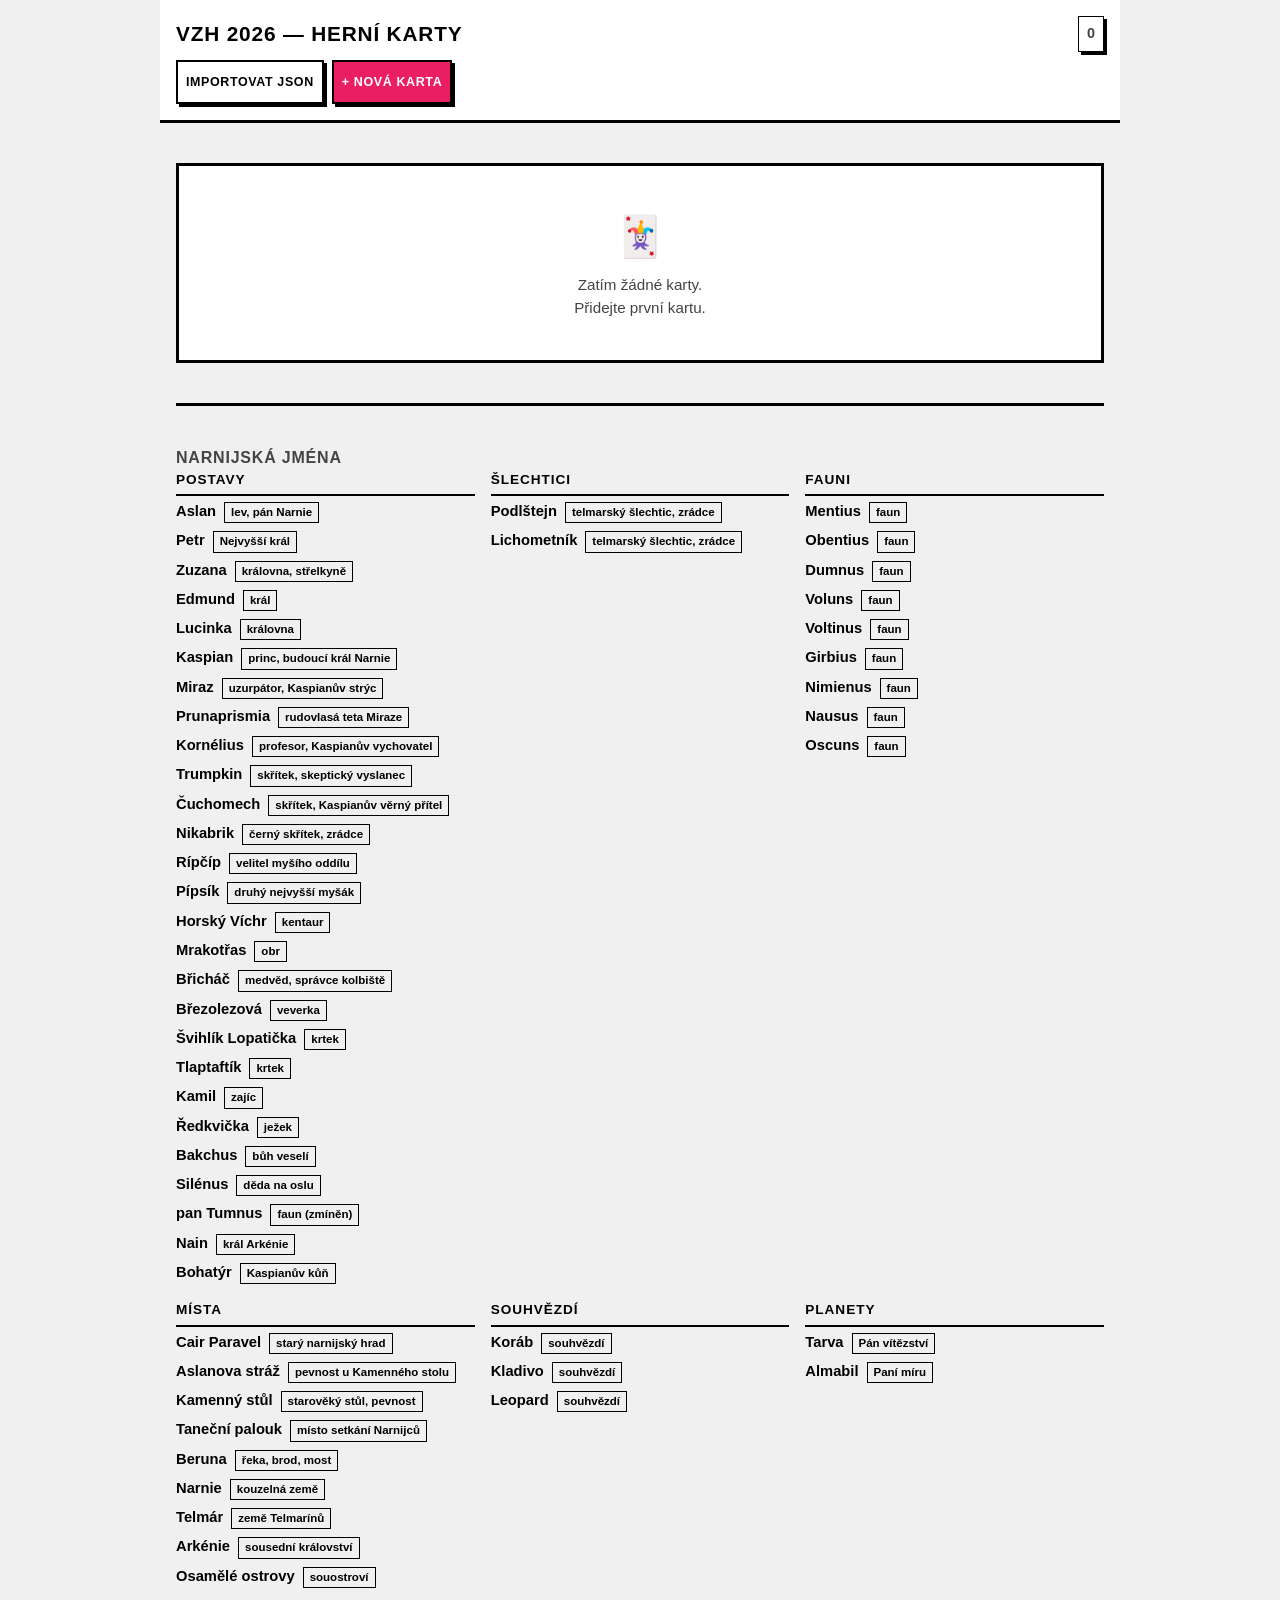
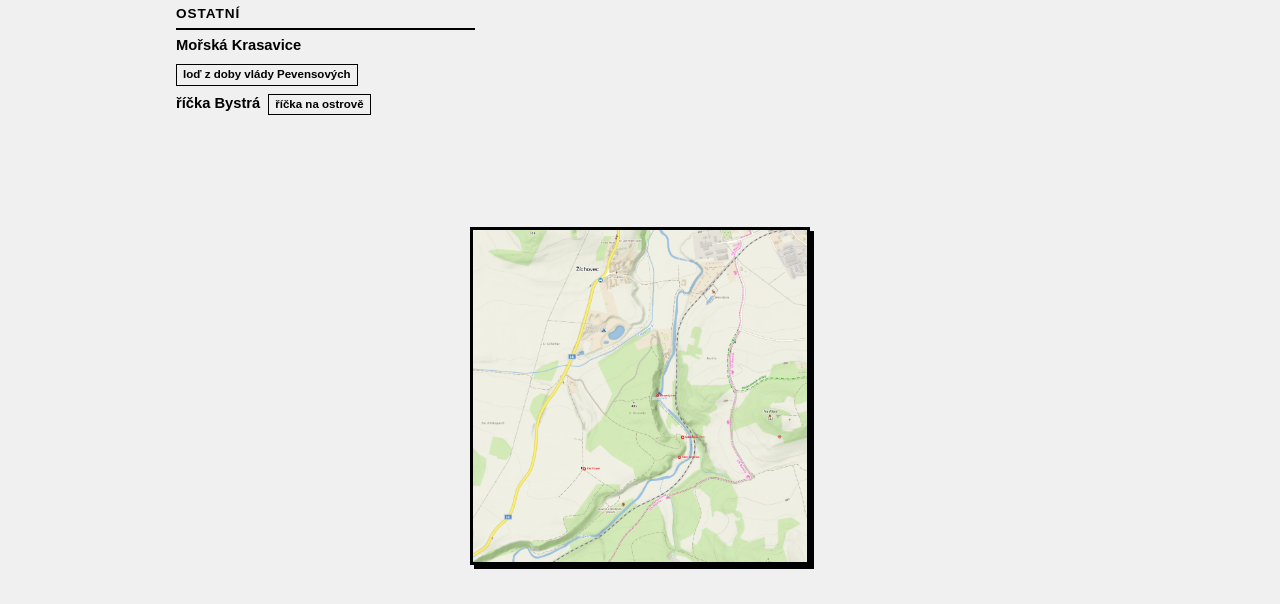
<file: index.html>
<!DOCTYPE html>
<html lang="cs">
<head>
  <meta charset="UTF-8" />
  <meta name="viewport" content="width=device-width, initial-scale=1.0, viewport-fit=cover" />
  <title>VZH 2026 — Herní karty</title>
  <link rel="stylesheet" href="theme-4-tucny.css" />
  <style>
    textarea.form-input {
      resize: none;
      overflow: hidden;
      field-sizing: content;
      line-height: 1.5;
      vertical-align: top;
    }
    #mapa-dialog[open] { display: flex; flex-direction: column; }
  </style>
</head>
<body>
  <div id="app"></div>

  <dialog id="confirm-dialog">
    <div class="dialog-content">
      <p id="dialog-message"></p>
      <div class="dialog-actions">
        <button class="btn btn-ghost" data-action="cancel-delete">Zrušit</button>
        <button class="btn btn-danger" data-action="confirm-delete">Smazat</button>
      </div>
    </div>
  </dialog>

  <dialog id="import-dialog">
    <div class="dialog-content">
      <p id="import-dialog-message"></p>
      <div class="dialog-actions">
        <button class="btn btn-ghost" data-action="cancel-import">Zrušit</button>
        <button class="btn btn-ghost" data-action="additive-import">Přidat</button>
        <button class="btn btn-danger" data-action="replace-import">Nahradit</button>
      </div>
    </div>
  </dialog>

  <script src="app.js"></script>

  <div style="margin-top:2rem;padding:0 1rem 2rem;text-align:center;">
    <img id="mapa-thumb" src="MapaTaboriste.png" alt="Mapa tábořiště"
      style="max-width:340px;width:100%;cursor:zoom-in;border:3px solid #000;box-shadow:4px 4px 0 #000;display:inline-block;" />
  </div>

  <dialog id="mapa-dialog" style="padding:0;border:3px solid #000;box-shadow:8px 8px 0 #000;background:#fff;max-width:95vw;max-height:95vh;">
    <div style="display:flex;align-items:center;gap:0.5rem;padding:0.5rem;border-bottom:3px solid #000;background:#fff;flex-shrink:0;">
      <button id="mapa-zoom-out" style="font-size:1.2rem;font-weight:900;width:2.75rem;height:2.75rem;border:2px solid #000;background:#fff;cursor:pointer;line-height:1;">−</button>
      <span id="mapa-zoom-label" style="font-weight:900;min-width:3rem;text-align:center;font-size:0.85rem;">100%</span>
      <button id="mapa-zoom-in"  style="font-size:1.2rem;font-weight:900;width:2.75rem;height:2.75rem;border:2px solid #000;background:#fff;cursor:pointer;line-height:1;">+</button>
      <span style="flex:1"></span>
      <button id="mapa-close" style="font-size:1rem;font-weight:900;width:2.75rem;height:2.75rem;border:2px solid #000;background:#fff;cursor:pointer;line-height:1;">✕</button>
    </div>
    <div id="mapa-scroll" style="overflow:auto;flex:1;display:flex;align-items:flex-start;justify-content:flex-start;">
      <img id="mapa-full" src="MapaTaboriste.png" alt="Mapa tábořiště" style="display:block;transform-origin:top left;" />
    </div>
  </dialog>

  <script>
    const thumb      = document.getElementById('mapa-thumb');
    const dialog     = document.getElementById('mapa-dialog');
    const img        = document.getElementById('mapa-full');
    const scroll     = document.getElementById('mapa-scroll');
    const label      = document.getElementById('mapa-zoom-label');
    const STEPS      = [25, 33, 50, 67, 75, 100, 125, 150, 200, 300, 400];
    let zoomIdx      = 5; // 100%

    function applyZoom() {
      const pct = STEPS[zoomIdx];
      img.style.width = pct + 'vw';
      img.style.height = 'auto';
      label.textContent = pct + '%';
    }

    thumb.addEventListener('click', () => { zoomIdx = 5; applyZoom(); dialog.showModal(); });
    document.getElementById('mapa-close').addEventListener('click', e => { e.stopPropagation(); dialog.close(); });
    document.getElementById('mapa-zoom-in').addEventListener('click',  e => { e.stopPropagation(); zoomIdx = Math.min(zoomIdx + 1, STEPS.length - 1); applyZoom(); });
    document.getElementById('mapa-zoom-out').addEventListener('click', e => { e.stopPropagation(); zoomIdx = Math.max(zoomIdx - 1, 0); applyZoom(); });
    dialog.addEventListener('click', e => { if (e.target === dialog) dialog.close(); });
  </script>
  <input type="file" id="import-file-input" accept=".json,application/json" style="display:none">
</body>
</html>
</file>
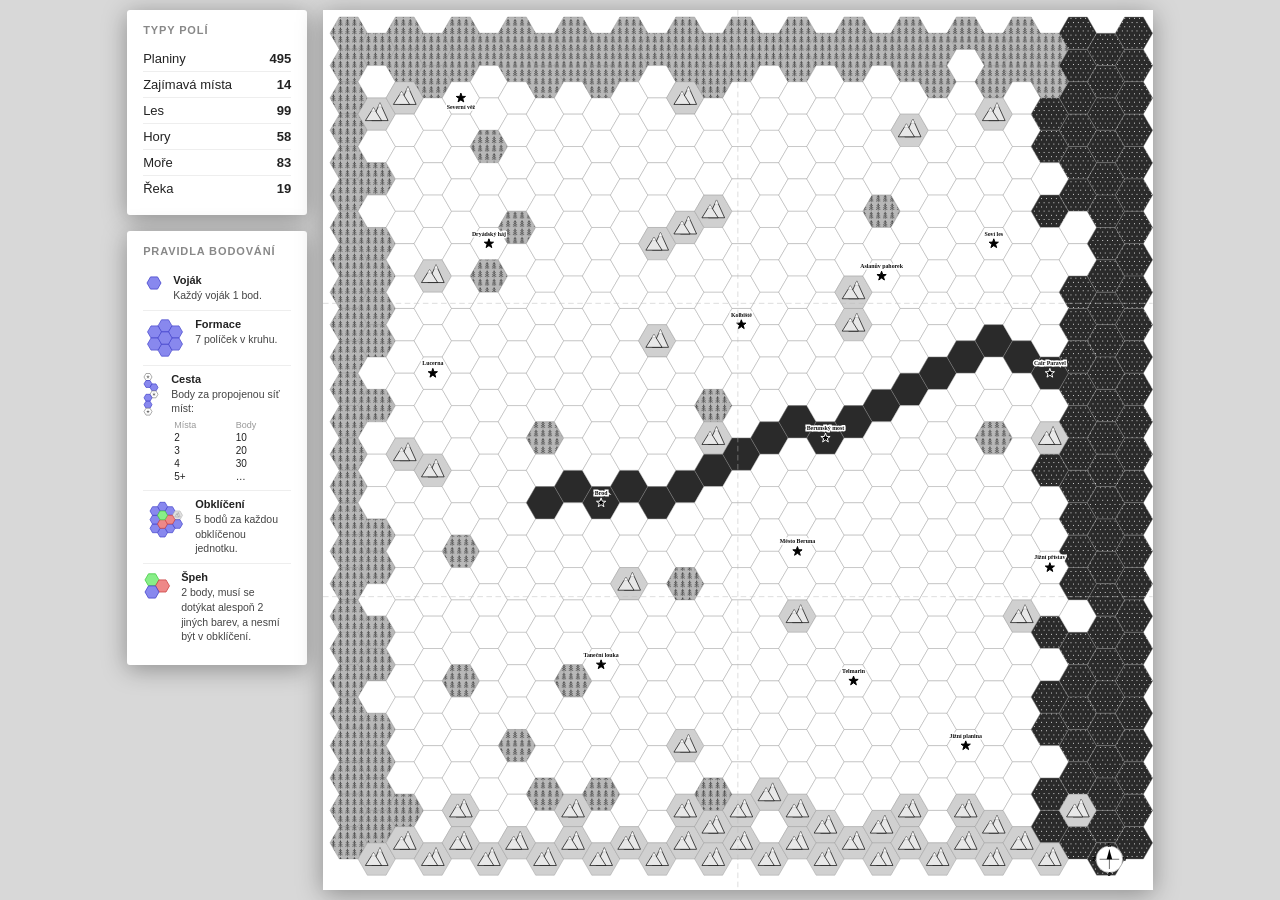
<file: beruna_map/index.html>
<!DOCTYPE html>
<html lang="cs">
<head>
<meta charset="UTF-8">
<title>Bitva u Beruny</title>
<style>
  * { margin: 0; padding: 0; box-sizing: border-box; }
  body {
    background: #d8d8d8;
    display: flex;
    flex-direction: row;
    justify-content: center;
    align-items: center;
    min-height: 100vh;
    padding: 10px;
    gap: 16px;
  }
  #sidebar {
    display: flex;
    flex-direction: column;
    gap: 16px;
    align-self: flex-start;
  }
  #panel {
    width: 180px;
    min-width: 180px;
    background: white;
    box-shadow: 0 4px 24px rgba(0,0,0,0.35);
    padding: 14px 16px;
    border-radius: 3px;
    font-family: sans-serif;
    font-size: 13px;
    color: #222;
  }
  #panel h2, #rules-panel h2, #sea-panel h2 {
    font-size: 11px;
    font-weight: bold;
    letter-spacing: 0.08em;
    text-transform: uppercase;
    color: #888;
    margin-bottom: 10px;
  }
  #tile-counts { width: 100%; border-collapse: collapse; }
  #tile-counts td { padding: 5px 0; }
  #tile-counts tr + tr td { border-top: 1px solid #eee; }
  #tile-counts td:last-child { text-align: right; font-weight: bold; }
  #rules-panel {
    width: 180px;
    min-width: 180px;
    background: white;
    box-shadow: 0 4px 24px rgba(0,0,0,0.35);
    padding: 14px 16px;
    border-radius: 3px;
    font-family: sans-serif;
    font-size: 12px;
    color: #222;
  }
  .rule { display: flex; align-items: flex-start; gap: 8px; padding: 7px 0; }
  .rule + .rule { border-top: 1px solid #eee; }
  .rule svg { flex-shrink: 0; }
  .rule-text strong { display: block; font-size: 11px; margin-bottom: 2px; }
  .rule-text p { margin: 0; font-size: 10.5px; line-height: 1.4; color: #444; }
  .rule-table { width: 100%; border-collapse: collapse; font-size: 10px; margin-top: 3px; }
  .rule-table td { padding: 1px 3px; }
  .rule-table tr:first-child td { color: #999; font-size: 9px; }
  #map-wrapper { background: white; box-shadow: 0 4px 24px rgba(0,0,0,0.35); display: inline-block; }
  #map {
    display: block;
    width: min(calc(100vw - 226px), calc((100vh - 20px) * 594 / 630));
    height: auto;
  }
  .rule svg { display: block; overflow: hidden; }
  @media print {
    #sidebar { display: none; }
    body { background: white; padding: 0; display: block; min-height: unset; }
    #map-wrapper { box-shadow: none; margin: 0; }
    @page { size: A4 landscape; margin: 0; }
    #map { display: block; width: 594mm !important; height: 630mm !important; }
  }
</style>
</head>
<body>
<div id="sidebar">
  <div id="panel">
    <h2>Typy pol&#237;</h2>
    <table id="tile-counts"><tbody></tbody></table>
  </div>
  <div id="rules-panel"></div>
</div>
<div id="map-wrapper">
<svg id="map" xmlns="http://www.w3.org/2000/svg"
     width="594mm" height="630mm"
     viewBox="0 0 594 630">
<defs></defs>
</svg>
</div>

<script>
const NS  = 'http://www.w3.org/2000/svg';
const svg = document.getElementById('map');

// Hex constants
const MARGIN      = 5;
const COLS        = 29;
const ROWS        = 26;
const S           = (594 - MARGIN) / (1.5 * COLS + 0.5); // fills canvas width
const HH          = S * Math.sqrt(3);
const HW          = 2 * S;
const COL_STEP    = 1.5 * S;
const ROW_STEP    = HH;
const ICON_SCALE  = HH / 20;   // scale icons relative to original 20 mm hex
const STROKE      = +(0.22 * ICON_SCALE).toFixed(3);

// Rarity config (adjust to tune terrain frequency)
const CFG = {
  borderNoise:   0.35,  // second border-tile probability (lower = thicker)
  mtnNoise:      0.965, // interior mountain threshold (raise = rarer)
  forestNoise:   0.970, // interior forest patch threshold
};

// Tiles forced to land regardless of noise (north/NW of Cair Paravel to keep it accessible)
const CP_LAND = new Set(['25,9','25,8','24,11','24,10','23,10']);

function el(tag, attrs, parent) {
  const e = document.createElementNS(NS, tag);
  for (const [k, v] of Object.entries(attrs)) e.setAttribute(k, String(v));
  if (parent) parent.appendChild(e);
  return e;
}
function txt(parent, str, attrs) {
  const t = el('text', attrs, parent);
  t.textContent = str;
  return t;
}
function hexCenter(col, row) {
  const x = MARGIN + HW / 2 + col * COL_STEP;
  const y = MARGIN + HH / 2 + row * ROW_STEP + (col % 2 === 1 ? HH / 2 : 0);
  return [x, y];
}
function hexPoints(cx, cy) {
  return Array.from({ length: 6 }, (_, i) => {
    const a = (Math.PI / 3) * i;
    return `${(cx + S * Math.cos(a)).toFixed(2)},${(cy + S * Math.sin(a)).toFixed(2)}`;
  }).join(' ');
}
function starPoints(cx, cy, R, r) {
  const pts = [];
  for (let i = 0; i < 10; i++) {
    const a = Math.PI * i / 5 - Math.PI / 2;
    const rad = i % 2 === 0 ? R : r;
    pts.push(`${(cx + rad * Math.cos(a)).toFixed(2)},${(cy + rad * Math.sin(a)).toFixed(2)}`);
  }
  return pts.join(' ');
}
function noise(c, r, s) {
  const n = c * 47.3 + r * 31.9 + (s || 1) * 73.1;
  return Math.abs(Math.sin(n * 127.1 + 5.7) * 43758.54) % 1;
}

// River: parity-aware connected walk from col 7 to col 25.
// Flat-top offset grid adjacency rule across columns:
//   even col → odd col+1 : valid moves are stay OR row-1 (north only)
//   odd  col → even col+1: valid moves are stay OR row+1 (south only)
// This guarantees every consecutive pair shares a hex edge.
const RIVER_PATH = (function () {
  const START = 7, END = 25, START_ROW = 14;
  const path = {};
  let row = START_ROW;
  path[START] = row;
  for (let col = START + 1; col <= END; col++) {
    const t      = (col - START) / (END - START);
    const target = Math.round((START_ROW - t * 5) + Math.sin(col * 0.8) * 1.2);
    if ((col - 1) % 2 === 0) {
      // previous col was EVEN → transitioning to ODD: can only go north (row-1) or stay
      if (target < row) row--;
    } else {
      // previous col was ODD → transitioning to EVEN: can only go south (row+1) or stay
      if (target > row) row++;
    }
    path[col] = row;
  }
  return path;
}());

function isRiverHex(col, row) { return RIVER_PATH[col] === row; }

const POIS = [
  { col: 17, row: 12, name: 'Berunský most'   },
  { col: 16, row: 16, name: 'Město Beruna'    },
  { col:  9, row: 19, name: 'Taneční louka'   },
  { col: 19, row:  7, name: 'Aslanův pahorek' },
  { col: 25, row: 10, name: 'Cair Paravel'    },
  { col: 14, row:  9, name: 'Kolbiště'        },
  { col: 23, row:  6, name: 'Soví les'        },
  { col:  9, row: 14, name: 'Brod'            },
  // top-left: old Narnian northwest
  { col:  5, row:  6, name: 'Dryádský háj'   },
  { col:  4, row:  2, name: 'Severní věž'    },
  // bottom-right: Telmarine southeast
  { col: 18, row: 20, name: 'Telmarin'        },
  { col: 25, row: 16, name: 'Jižní přístav'  },
  { col: 22, row: 22, name: 'Jižní planina'  },
  // western Narnia
  { col:  3, row: 10, name: 'Lucerna'         },
];
const POI_SET = new Set(POIS.map(p => p.col + ',' + p.row));

const FILL = {
  fields:    'white',
  forest:    '#b8b8b8',
  sea:       '#2a2a2a',
  mountains: '#d0d0d0',
  river:     '#2a2a2a',
};

function terrain(col, row) {
  if (isRiverHex(col, row))         return 'river';
  if (POI_SET.has(col + ',' + row)) return 'fields';

  if (CP_LAND.has(col + ',' + row)) return 'fields'; // land north/NW of Cair Paravel

  if (col >= 27) return 'sea';
  if (col === 26 && noise(col, row, 11) > 0.18) return 'sea'; // ~82% sea — ragged near shore
  if (col === 25 && noise(col, row, 12) > 0.72) return 'sea'; // ~28% sea — sparse coastal strip

  if (col === 0) return 'forest';
  if (col === 1 && noise(col, row, 2) > CFG.borderNoise) return 'forest';

  if (row === 0) return 'forest';
  if (row === 1 && noise(col, row, 1) > CFG.borderNoise) return 'forest';

  if (row === ROWS - 1) return 'mountains';
  if (row === ROWS - 2 && noise(col, row, 4) > CFG.borderNoise) return 'mountains';
  if (noise(col, row, 8) > CFG.mtnNoise)    return 'mountains';
  if (noise(col, row, 9) > CFG.forestNoise) return 'forest';

  return 'fields';
}

// Two overlapping peaks (grey body, white snow cap) — taller behind, shorter in front
function drawMountainIcon(g, cx, cy) {
  const IS = ICON_SCALE;
  const by = cy + 4 * IS;
  const SK = { stroke: '#000', 'stroke-width': (0.42 * IS).toFixed(2), 'stroke-linejoin': 'round' };
  const CS = { stroke: '#999', 'stroke-width': (0.22 * IS).toFixed(2), 'stroke-linejoin': 'round' };
  const p = (dx, dy) => `${(cx + dx * IS).toFixed(2)},${(cy + dy * IS).toFixed(2)}`;
  // Back (taller) peak
  el('polygon', { points: `${p(-3,4)} ${p(2,-7)} ${p(7,4)}`, fill: '#e8e8e8', ...SK }, g);
  // Front (shorter) peak
  el('polygon', { points: `${p(-7,4)} ${p(-2,-4)} ${p(3,4)}`, fill: '#e8e8e8', ...SK }, g);
  // Snow cap on back peak
  el('polygon', { points: `${p(2,-7)} ${p(0.9,-4.5)} ${p(3.1,-4.5)}`, fill: 'white', ...CS }, g);
  // Snow cap on front peak
  el('polygon', { points: `${p(-2,-4)} ${p(-3.25,-2)} ${p(-0.75,-2)}`, fill: 'white', ...CS }, g);
}

// Exact same tree shape as the old pat-forest pattern, tiled at the same absolute 5x6mm
// grid positions (patternUnits="userSpaceOnUse" origin), clipped to the hex boundary.
// Vector lines in the PDF — no rasterisation.
function drawTree(parent, tx, ty) {
  const ln = (x1, y1, x2, y2, sw) => el('line', {
    x1: (tx+x1-2.5).toFixed(2), y1: (ty+y1-3).toFixed(2),
    x2: (tx+x2-2.5).toFixed(2), y2: (ty+y2-3).toFixed(2),
    stroke: '#000', 'stroke-width': sw,
  }, parent);
  ln(2.5,0.4, 2.5,5.6,'0.30'); ln(2.5,1.1, 1.7,2.0,'0.26'); ln(2.5,1.1, 3.3,2.0,'0.26');
  ln(1.3,2.0, 2.0,2.0,'0.22'); ln(3.0,2.0, 3.7,2.0,'0.22');
  ln(2.5,2.5, 1.4,3.5,'0.26'); ln(2.5,2.5, 3.6,3.5,'0.26');
  ln(1.0,3.5, 1.7,3.5,'0.22'); ln(3.3,3.5, 4.0,3.5,'0.22');
  ln(2.5,3.8, 1.3,4.8,'0.26'); ln(2.5,3.8, 3.7,4.8,'0.26');
  ln(0.9,4.8, 1.6,4.8,'0.22'); ln(3.4,4.8, 4.1,4.8,'0.22');
}
function drawForestIcon(g, cx, cy, col, row) {
  const defs   = svg.querySelector('defs');
  const clipId = 'fc' + col + '-' + row;
  const cp     = el('clipPath', { id: clipId }, defs);
  el('polygon', { points: hexPoints(cx, cy) }, cp);
  const fg = el('g', { 'clip-path': 'url(#' + clipId + ')' }, g);
  const xStart = 2.5 + Math.floor((cx - HW / 2 - 2.5) / 5) * 5;
  const yStart = 3.0 + Math.floor((cy - HH / 2 - 3.0) / 6) * 6;
  for (let tx = xStart; tx <= cx + HW / 2 + 5; tx += 5)
    for (let ty = yStart; ty <= cy + HH / 2 + 6; ty += 6)
      drawTree(fg, tx, ty);
}

// ── Sea cross/star patterns ──────────────────────────────
let SEA_PATTERN = 5;
// [gx, gy, stagger]  (coords in same mm units as main hex)
const SEA_GRID = [null,
  [3.5, 3.0, false], // 1  + crosses
  [3.5, 3.0, false], // 2  × marks
  [5.0, 4.0, true],  // 3  6-arm *
  [5.5, 5.0, true],  // 4  8-point ✦
  [3.5, 3.0, true],  // 5  · dots
  [4.5, 3.5, true],  // 6  — h-dashes
  [4.0, 3.5, true],  // 7  / diag dashes
  [4.0, 3.5, false], // 8  +/× noise mix
  [8.0, 7.0, false], // 9  ✚ sparse large
  [4.5, 4.0, true],  // 10 ✦+· stars & dots
];
const SEA_NAMES = ['','+ kříže','× křížky','✶ hvězdy 6','✦ hvězdy 8','· tečky',
                   '— linky','/ šikmé','+/× mix','✚ řídké','✦· hvězdy+tečky'];

function seaCell(g, px, py, pid, n, sc) {
  const sw = sc * 0.28;
  const r  = sc;
  function ln(x1, y1, x2, y2, w) {
    const e = document.createElementNS('http://www.w3.org/2000/svg', 'line');
    e.setAttribute('x1', x1.toFixed(2)); e.setAttribute('y1', y1.toFixed(2));
    e.setAttribute('x2', x2.toFixed(2)); e.setAttribute('y2', y2.toFixed(2));
    e.setAttribute('stroke', 'white');
    e.setAttribute('stroke-width', (w || sw).toFixed(2));
    e.setAttribute('stroke-linecap', 'round');
    g.appendChild(e);
  }
  const d = r * 0.72;
  switch (pid) {
    case 1:  ln(px-r,py,px+r,py); ln(px,py-r,px,py+r); break;
    case 2:  ln(px-d,py-d,px+d,py+d); ln(px+d,py-d,px-d,py+d); break;
    case 3:  for(let i=0;i<3;i++){const a=i*Math.PI/3,c=Math.cos(a)*r,s=Math.sin(a)*r; ln(px-c,py-s,px+c,py+s);} break;
    case 4:  ln(px-r,py,px+r,py); ln(px,py-r,px,py+r); ln(px-d,py-d,px+d,py+d); ln(px+d,py-d,px-d,py+d); break;
    case 5:  ln(px,py,px,py,sw*2.5); break;
    case 6:  ln(px-r*1.3,py,px+r*1.3,py); break;
    case 7:  ln(px-r*.85,py+r*.85,px+r*.85,py-r*.85); break;
    case 8:  if(n>.5){ln(px-r,py,px+r,py);ln(px,py-r,px,py+r);}
             else{ln(px-d,py-d,px+d,py+d);ln(px+d,py-d,px-d,py+d);} break;
    case 9:  { const R=r*1.8; ln(px-R,py,px+R,py,sw*1.3); ln(px,py-R,px,py+R,sw*1.3); break; }
    case 10: if(n>.4){ln(px-r,py,px+r,py);ln(px,py-r,px,py+r);ln(px-d,py-d,px+d,py+d);ln(px+d,py-d,px-d,py+d);}
             else{ln(px,py,px,py,sw*2.5);} break;
  }
}

function drawSeaPattern(g, cx, cy, col, row) {
  const pid = SEA_PATTERN;
  const [gx, gy, stagger] = SEA_GRID[pid];
  const defs = svg.querySelector('defs');
  const clipId = 'sp' + col + '-' + row;
  const cp = el('clipPath', { id: clipId }, defs);
  el('polygon', { points: hexPoints(cx, cy) }, cp);
  const fg = el('g', { 'clip-path': 'url(#' + clipId + ')' }, g);
  const xS = gx * Math.floor((cx - HW/2 - gx) / gx);
  const yS = gy * Math.floor((cy - HH/2 - gy) / gy);
  let ri = 0;
  for (let ty = yS; ty <= cy + HH/2 + gy; ty += gy, ri++) {
    const xo = (stagger && ri % 2) ? gx/2 : 0;
    for (let tx = xS + xo; tx <= cx + HW/2 + gx; tx += gx)
      seaCell(fg, tx, ty, pid, noise(tx * .3, ty * .3), 1.0);
  }
}

// single curling wave centered in the hex
function drawSeaIcon(g, cx, cy) {
  const P = { fill: 'none', stroke: 'white', 'stroke-width': '0.48',
              'stroke-linecap': 'round', 'stroke-linejoin': 'round' };

  // Wave shape adapted from user SVG, shifted +4.75 vertically to center in hex
  el('path', { d:
    `M ${cx-8},${cy+3}` +
    ` C ${cx-5.1},${cy+3.3} ${cx-3.3},${cy+2.8} ${cx-1.7},${cy+1}` +
    ` C ${cx+0.4},${cy-1.2} ${cx+1},${cy-3.6} ${cx+2.5},${cy-4.2}` +
    ` C ${cx+4},${cy-4.5} ${cx+5.1},${cy-4.2} ${cx+5.8},${cy-3.6}` +
    ` C ${cx+4},${cy-3.8} ${cx+2.7},${cy-2.5} ${cx+2.7},${cy-0.8}` +
    ` C ${cx+2.7},${cy+1} ${cx+5.5},${cy+2.5} ${cx+8},${cy+3}`,
    ...P }, g);
}

function drawCompass(cx, cy) {
  const r = 7;
  const g = el('g', {}, svg);
  el('circle', { cx, cy, r: r + 2.5, fill: 'white', stroke: '#999', 'stroke-width': '0.4' }, g);
  el('line',   { x1: cx, y1: cy - r, x2: cx, y2: cy + r, stroke: '#000', 'stroke-width': '0.4' }, g);
  el('line',   { x1: cx - r, y1: cy, x2: cx + r, y2: cy, stroke: '#000', 'stroke-width': '0.4' }, g);
  el('polygon', { points: `${cx},${cy - r} ${cx - 2},${cy} ${cx + 2},${cy}`, fill: '#000' }, g);
  const la = { 'font-family': 'sans-serif', 'font-size': '4', 'text-anchor': 'middle',
               fill: '#000', 'font-weight': 'bold' };
  txt(g, 'S', { ...la, x: cx,         y: cy - r - 2 });
  txt(g, 'J', { ...la, x: cx,         y: cy + r + 5 });
  txt(g, 'Z', { ...la, x: cx - r - 4, y: cy + 1.5   });
  txt(g, 'V', { ...la, x: cx + r + 4, y: cy + 1.5   });
}

function generate() {
  el('rect', { x: 0, y: 0, width: 594, height: 630, fill: 'white' }, svg);

  const gHex = el('g', { id: 'hexes' }, svg);
  for (let col = 0; col < COLS; col++) {
    for (let row = 0; row < ROWS; row++) {
      const t = terrain(col, row);
      const [cx, cy] = hexCenter(col, row);
      el('polygon', {
        points:         hexPoints(cx, cy),
        fill:           FILL[t],
        stroke:         '#888',
        'stroke-width': STROKE,
      }, gHex);
      if (t === 'mountains') drawMountainIcon(gHex, cx, cy);
      if (t === 'sea')       drawSeaPattern(gHex, cx, cy, col, row);
      if (t === 'forest')    drawForestIcon(gHex, cx, cy, col, row);
    }
  }

  const gPoi = el('g', { id: 'pois' }, svg);
  for (const p of POIS) {
    const [cx, cy] = hexCenter(p.col, p.row);
    const poiStroke = isRiverHex(p.col, p.row) ? 'white' : 'black';
    const IS = ICON_SCALE;
    el('polygon', { points: starPoints(cx, cy, 3.0 * IS, 1.2 * IS), fill: '#000', stroke: poiStroke, 'stroke-width': (0.6 * IS).toFixed(2), 'stroke-linejoin': 'round' }, gPoi);
    const labelBelow = p.row < 3;
    const labelLeft  = p.col >= COLS - 3;
    const ly         = cy + (labelBelow ? 7 * IS : -5 * IS);
    const anchor     = labelLeft ? 'end' : (p.col < 3 ? 'start' : 'middle');
    const lx         = labelLeft ? cx - IS : cx;
    txt(gPoi, p.name, {
      x: lx, y: ly,
      'font-family':  'serif',
      'font-size':    (3.6 * IS).toFixed(1),
      'font-weight':  'bold',
      'text-anchor':  anchor,
      fill:           '#111',
      stroke:         'white',
      'stroke-width': (1.8 * IS).toFixed(1),
      'paint-order':  'stroke fill',
    });
  }

  const gG = el('g', { stroke: '#bbb', 'stroke-width': '0.35', 'stroke-dasharray': '4 2.5' }, svg);
  el('line', { x1: 297, y1: 0,   x2: 297, y2: 630 }, gG);
  el('line', { x1: 0,   y1: 210, x2: 594, y2: 210 }, gG);
  el('line', { x1: 0,   y1: 420, x2: 594, y2: 420 }, gG);

  drawCompass(563, 608);
}

function buildPanel() {
  const counts = {};
  for (let col = 0; col < COLS; col++) {
    for (let row = 0; row < ROWS; row++) {
      const t = terrain(col, row);
      counts[t] = (counts[t] || 0) + 1;
    }
  }
  counts.poi = POIS.length;

  const ORDER  = ['fields', 'poi', 'forest', 'mountains', 'sea', 'river'];
  const LABELS = {
    fields:    'Planiny',
    poi:       'Zaj&#237;mav&#225; m&#237;sta',
    forest:    'Les',
    mountains: 'Hory',
    sea:       'Mo&#345;e',
    river:     '&#344;eka',
  };

  const tbody = document.querySelector('#tile-counts tbody');
  for (const key of ORDER) {
    if (counts[key] == null) continue;
    const tr  = document.createElement('tr');
    const tdL = document.createElement('td');
    const tdN = document.createElement('td');
    tdL.innerHTML = LABELS[key];
    tdN.textContent = counts[key];
    tr.appendChild(tdL);
    tr.appendChild(tdN);
    tbody.appendChild(tr);
  }
}


function buildRules() {
  const panel = document.getElementById('rules-panel');
  const h = document.createElement('h2');
  h.textContent = 'Pravidla bodování';
  panel.appendChild(h);

  function msvg(w, h) {
    const s = document.createElementNS('http://www.w3.org/2000/svg', 'svg');
    s.setAttribute('width', w); s.setAttribute('height', h);
    s.setAttribute('viewBox', `0 0 ${w} ${h}`);
    return s;
  }
  function pe(parent, tag, attrs) {
    const e = document.createElementNS('http://www.w3.org/2000/svg', tag);
    for (const [k, v] of Object.entries(attrs)) e.setAttribute(k, v);
    parent.appendChild(e); return e;
  }

  const S7 = 7;
  function hexPts(cx, cy) {
    const pts = [];
    for (let i = 0; i < 6; i++) {
      const a = Math.PI / 3 * i;
      pts.push(`${(cx + S7 * Math.cos(a)).toFixed(1)},${(cy + S7 * Math.sin(a)).toFixed(1)}`);
    }
    return pts.join(' ');
  }
  const HH7 = S7 * Math.sqrt(3);
  const HW7 = 2 * S7;
  function starPts(cx, cy, R, r) {
    const pts = [];
    for (let i = 0; i < 10; i++) {
      const a = Math.PI * i / 5 - Math.PI / 2;
      const rad = i % 2 === 0 ? R : r;
      pts.push(`${(cx + rad * Math.cos(a)).toFixed(2)},${(cy + rad * Math.sin(a)).toFixed(2)}`);
    }
    return pts.join(' ');
  }

  const rules = [
    {
      name: 'Voják',
      text: 'Každý voják 1 bod.',
      svg() {
        const s = msvg(22, 18);
        pe(s, 'polygon', { points: hexPts(11, 9), fill: '#88e', stroke: '#44c', 'stroke-width': 0.8 });
        return s;
      }
    },
    {
      name: 'Formace',
      text: '7 políček v kruhu.',
      svg() {
        const s = msvg(44, 40);
        const cx = 22, cy = 20;
        const nb = [
          [cx, cy - HH7], [cx, cy + HH7],
          [cx + HW7 * 0.75, cy - HH7 / 2], [cx + HW7 * 0.75, cy + HH7 / 2],
          [cx - HW7 * 0.75, cy - HH7 / 2], [cx - HW7 * 0.75, cy + HH7 / 2],
        ];
        for (const [nx, ny] of nb)
          pe(s, 'polygon', { points: hexPts(nx, ny), fill: '#88e', stroke: '#44c', 'stroke-width': 0.7 });
        pe(s, 'polygon', { points: hexPts(cx, cy), fill: '#88e', stroke: '#44c', 'stroke-width': 0.7 });
        return s;
      }
    },
    {
      name: 'Cesta',
      text: 'Body za propojenou síť míst:',
      table: [['Místa', 'Body'], ['2', '10'], ['3', '20'], ['4', '30'], ['5+', '…']],
      svg() {
        // 7 hexes face-connected: path bends right at the middle POI for flavour
        const s = msvg(20, 46);
        const S4 = 4, HH4 = S4 * Math.sqrt(3), HS4 = S4 * 1.5;
        function hp4(hx, hy) {
          const pts = [];
          for (let i = 0; i < 6; i++) {
            const a = Math.PI / 3 * i;
            pts.push(`${(hx + S4 * Math.cos(a)).toFixed(1)},${(hy + S4 * Math.sin(a)).toFixed(1)}`);
          }
          return pts.join(' ');
        }
        const x0 = 5, y0 = 4;
        const hexes = [
          { x: x0,         y: y0,              poi: true  },  // top POI
          { x: x0,         y: y0 + HH4,        poi: false },  // D
          { x: x0 + HS4,   y: y0 + 1.5 * HH4,  poi: false },  // DR — bends right
          { x: x0 + HS4,   y: y0 + 2.5 * HH4,  poi: true  },  // middle POI (offset right)
          { x: x0,         y: y0 + 3   * HH4,  poi: false },  // DL — back left
          { x: x0,         y: y0 + 4   * HH4,  poi: false },  // D
          { x: x0,         y: y0 + 5   * HH4,  poi: true  },  // bottom POI
        ];
        for (const h of hexes) {
          pe(s, 'polygon', { points: hp4(h.x, h.y),
            fill: h.poi ? 'white' : '#88e', stroke: h.poi ? '#888' : '#44c', 'stroke-width': 0.7 });
          if (h.poi) pe(s, 'polygon', { points: starPts(h.x, h.y, 2.2, 0.85), fill: '#555', stroke: 'white', 'stroke-width': '0.4', 'stroke-linejoin': 'round' });
        }
        return s;
      }
    },
    {
      name: 'Obklíčení',
      text: '5 bodů za každou obklíčenou jednotku.',
      svg() {
        // 3 red enemy hexes (triangle), surrounded by 8 blue own-unit hexes + 1 mountain terrain.
        const s = msvg(44, 44);
        const S5 = 5, HH5 = S5 * Math.sqrt(3), HS5 = S5 * 1.5;
        function hp5(hx, hy) {
          const pts = [];
          for (let i = 0; i < 6; i++) {
            const a = Math.PI / 3 * i;
            pts.push(`${(hx + S5 * Math.cos(a)).toFixed(1)},${(hy + S5 * Math.sin(a)).toFixed(1)}`);
          }
          return pts.join(' ');
        }
        // A=bottom-left, B=right, C=top-left (tight triangle, centred ~22,22)
        const ax = 19.5, ay = 26;
        const bx = ax + HS5,  by  = ay - HH5 / 2;
        const ccx = ax,       ccy = ay - HH5;
        function miniMtn(mx, my) {
          const b = my + 1.6;
          const tri = (pts, fill) => pe(s, 'polygon', { points: pts, fill, stroke: '#777', 'stroke-width': 0.25, 'stroke-linejoin': 'round' });
          tri(`${mx-1.2},${b} ${mx+0.8},${my-2.8} ${mx+2.8},${b}`, '#d8d8d8');
          tri(`${mx-2.8},${b} ${mx-0.8},${my-1.6} ${mx+1.2},${b}`, '#d8d8d8');
          tri(`${mx+0.8},${my-2.8} ${mx+0.3},${my-1.8} ${mx+1.3},${my-1.8}`, 'white');
          tri(`${mx-0.8},${my-1.6} ${mx-1.3},${my-0.8} ${mx-0.3},${my-0.8}`, 'white');
        }
        const ring = [
          { x: bx,        y: ay + HH5/2,   t: false },  // A lower-right / B bottom
          { x: ax,        y: ay + HH5,     t: false },  // A bottom
          { x: ax - HS5,  y: ay + HH5/2,   t: false },  // A lower-left
          { x: ax - HS5,  y: by,           t: false },  // A upper-left / C lower-left
          { x: bx,        y: ccy - HH5/2,  t: false },  // B top / C upper-right
          { x: bx + HS5,  y: by - HH5/2,   t: true  },  // B upper-right — mountain terrain
          { x: bx + HS5,  y: by + HH5/2,   t: false },  // B lower-right
          { x: ccx,       y: ccy - HH5,    t: false },  // C top
          { x: ccx - HS5, y: ccy - HH5/2,  t: false },  // C upper-left
        ];
        for (const r of ring) {
          pe(s, 'polygon', { points: hp5(r.x, r.y),
            fill: r.t ? '#e0e0e0' : '#88e', stroke: r.t ? '#bbb' : '#44c', 'stroke-width': 0.7 });
          if (r.t) miniMtn(r.x, r.y);
        }
        for (const [ex, ey, fill, strk] of [[ax, ay, '#e88', '#c44'], [bx, by, '#e88', '#c44'], [ccx, ccy, '#8e8', '#4c4']])
          pe(s, 'polygon', { points: hp5(ex, ey), fill, stroke: strk, 'stroke-width': 0.7 });
        return s;
      }
    },
    {
      name: 'Špeh',
      text: '2 body, musí se dotýkat alespoň 2 jiných barev, a nesmí být v obklíčení.',
      svg() {
        const s = msvg(30, 30);
        const bx = 9, by = 21;
        const gx = bx,          gy = by - HH7;
        const rx = bx + S7*1.5, ry = by - HH7/2;
        pe(s, 'polygon', { points: hexPts(gx, gy), fill: '#8e8', stroke: '#4c4', 'stroke-width': 0.8 });
        pe(s, 'polygon', { points: hexPts(rx, ry), fill: '#e88', stroke: '#c44', 'stroke-width': 0.8 });
        pe(s, 'polygon', { points: hexPts(bx, by), fill: '#88e', stroke: '#44c', 'stroke-width': 0.8 });
        return s;
      }
    },
  ];

  for (const rule of rules) {
    const row = document.createElement('div');
    row.className = 'rule';
    row.appendChild(rule.svg());
    const txt = document.createElement('div');
    txt.className = 'rule-text';
    txt.innerHTML = `<strong>${rule.name}</strong><p>${rule.text}</p>`;
    if (rule.table) {
      const tbl = document.createElement('table');
      tbl.className = 'rule-table';
      for (const [a, b] of rule.table) {
        const tr = tbl.insertRow();
        tr.insertCell().textContent = a;
        tr.insertCell().textContent = b;
      }
      txt.appendChild(tbl);
    }
    row.appendChild(txt);
    panel.appendChild(row);
  }
}


generate();
buildPanel();
buildRules();
</script>
</body>
</html>
</file>
<file: theme-4-tucny.css>
/* ===== Theme: Tučný (Bold / Brutalist) ===== */
:root {
  --space-xs: 4px;
  --space-sm: 8px;
  --space-md: 16px;
  --space-lg: 24px;
  --space-xl: 40px;

  --color-primary: #e91e63;
  --color-primary-hover: #c2185b;
  --color-danger: #f44336;
  --color-danger-hover: #d32f2f;
  --color-surface: #ffffff;
  --color-surface-alt: #f0f0f0;
  --color-border: #000000;
  --color-text: #000000;
  --color-text-muted: #444444;

  --color-badge-utocna-bg: #fff59d;
  --color-badge-utocna-text: #000000;
  --color-badge-obsazujici-bg: #90caf9;
  --color-badge-obsazujici-text: #000000;
  --color-badge-obranna-bg: #a5d6a7;
  --color-badge-obranna-text: #000000;

  --radius-sm: 0px;
  --radius-md: 0px;
  --shadow-sm: 3px 3px 0 #000;
  --shadow-md: 5px 5px 0 #000;
}

/* ===== Reset & Base ===== */
*, *::before, *::after { box-sizing: border-box; margin: 0; padding: 0; }

body {
  font-family: -apple-system, BlinkMacSystemFont, 'Segoe UI', Roboto, sans-serif;
  font-size: 16px;
  line-height: 1.5;
  color: var(--color-text);
  background: var(--color-surface-alt);
  min-height: 100dvh;
}

/* ===== App Container ===== */
#app {
  max-width: 960px;
  margin: 0 auto;
  padding: 0 var(--space-md) var(--space-xl);
}

/* ===== Header ===== */
.app-header {
  position: sticky;
  top: 0;
  background: var(--color-surface);
  border-bottom: 3px solid #000;
  z-index: 10;
  margin: 0 calc(-1 * var(--space-md));
  padding: max(var(--space-md), env(safe-area-inset-top)) var(--space-md) var(--space-md);
}

.app-header-inner {
  max-width: 960px;
  margin: 0 auto;
  display: flex;
  align-items: center;
  gap: var(--space-sm);
  flex-wrap: wrap;
}

.app-title {
  font-size: 1.2rem;
  font-weight: 900;
  text-transform: uppercase;
  letter-spacing: 0.04em;
  flex: 1;
  white-space: nowrap;
  color: #000;
}

.header-actions {
  display: flex;
  gap: var(--space-sm);
  flex-shrink: 0;
  align-items: center;
  width: 100%;
}

.card-count-badge {
  font-size: 0.9rem;
  font-weight: 600;
  color: var(--color-text-muted);
  background: var(--color-surface);
  border: 1px solid var(--color-border);
  border-radius: var(--radius-sm);
  padding: 0 var(--space-sm);
  min-height: 36px;
  display: inline-flex;
  align-items: center;
  white-space: nowrap;
  flex-shrink: 0;
  margin-left: auto;
  box-shadow: var(--shadow-sm);
}

.header-export-actions {
  display: flex;
  gap: var(--space-sm);
}

/* ===== Buttons ===== */
.btn {
  display: inline-flex;
  align-items: center;
  justify-content: center;
  gap: var(--space-xs);
  min-height: 44px;
  padding: 0 var(--space-md);
  border: 2px solid transparent;
  border-radius: 0;
  font-size: 0.85rem;
  font-weight: 800;
  text-transform: uppercase;
  letter-spacing: 0.05em;
  cursor: pointer;
  transition: box-shadow 0.1s, transform 0.1s;
  white-space: nowrap;
  text-decoration: none;
  background: none;
  color: inherit;
}

.btn:active { transform: translate(2px, 2px); box-shadow: 1px 1px 0 #000 !important; }

.btn-primary {
  background: var(--color-primary);
  color: #fff;
  border-color: #000;
  box-shadow: 3px 3px 0 #000;
}
.btn-primary:hover { background: var(--color-primary-hover); box-shadow: 4px 4px 0 #000; }

.btn-danger {
  background: var(--color-danger);
  color: #fff;
  border-color: #000;
  box-shadow: 3px 3px 0 #000;
}
.btn-danger:hover { background: var(--color-danger-hover); box-shadow: 4px 4px 0 #000; }

.btn-ghost {
  background: #fff;
  color: #000;
  border-color: #000;
  box-shadow: 3px 3px 0 #000;
}
.btn-ghost:hover { background: #f0f0f0; box-shadow: 4px 4px 0 #000; }

.btn-icon {
  min-height: 44px;
  min-width: 44px;
  padding: 0 var(--space-sm);
  font-size: 1.1rem;
  text-transform: none;
  letter-spacing: 0;
}

.btn-sm { min-height: 44px; padding: 0 var(--space-sm); font-size: 0.78rem; }
.btn:disabled { opacity: 0.4; cursor: not-allowed; box-shadow: none; }

/* ===== Card List ===== */
.section-header {
  display: flex;
  align-items: center;
  justify-content: space-between;
  padding: var(--space-lg) 0 var(--space-md);
}

.section-title { font-size: 1rem; font-weight: 800; color: var(--color-text-muted); text-transform: uppercase; letter-spacing: 0.05em; }

.cards-grid { display: grid; grid-template-columns: 1fr; gap: var(--space-md); }

.empty-state {
  text-align: center;
  padding: var(--space-xl) var(--space-lg);
  color: var(--color-text-muted);
  background: var(--color-surface);
  border: 3px solid #000;
  border-radius: 0;
}

.empty-state-icon { font-size: 2.5rem; margin-bottom: var(--space-sm); }
.empty-state p { font-size: 0.95rem; }

/* ===== Card Tile ===== */
.card-tile {
  background: var(--color-surface);
  border: 2px solid #000;
  border-radius: 0;
  padding: var(--space-md);
  box-shadow: var(--shadow-sm);
  display: flex;
  flex-direction: column;
  gap: var(--space-sm);
  transition: box-shadow 0.1s, transform 0.1s;
}

.card-tile:hover { box-shadow: var(--shadow-md); transform: translate(-2px, -2px); }

.card-tile-top {
  display: flex;
  align-items: flex-start;
  justify-content: space-between;
  gap: var(--space-sm);
}

.card-tile-name { font-size: 1rem; font-weight: 800; word-break: break-word; color: #000; }
.card-tile-actions { display: flex; gap: var(--space-xs); flex-shrink: 0; }

.card-tile-name-group {
  display: flex;
  flex-direction: column;
  gap: var(--space-xs);
  flex: 1;
  min-width: 0;
}

.card-tile-poznamka {
  font-size: .82rem;
  color: var(--color-text-muted);
  word-break: break-word;
}

.card-tile-meta { display: flex; align-items: center; flex-wrap: wrap; gap: var(--space-xs); }

.badge {
  display: inline-block;
  padding: 2px 10px;
  border-radius: 0;
  border: 1px solid #000;
  font-size: 0.85rem;
  font-weight: 800;
  text-transform: uppercase;
  letter-spacing: 0.04em;
}

.badge-utocna { background: var(--color-badge-utocna-bg); color: var(--color-badge-utocna-text); }
.badge-obsazujici { background: var(--color-badge-obsazujici-bg); color: var(--color-badge-obsazujici-text); }
.badge-obranna { background: var(--color-badge-obranna-bg); color: var(--color-badge-obranna-text); }

.card-ukol-count { font-size: 0.82rem; color: var(--color-text-muted); margin-left: auto; }

/* ===== Form View ===== */
.form-header {
  padding: var(--space-lg) 0 var(--space-md);
  display: flex;
  align-items: center;
  gap: var(--space-md);
}

.form-title { font-size: 1.25rem; font-weight: 900; text-transform: uppercase; letter-spacing: 0.04em; color: #000; }

.form-card {
  background: var(--color-surface);
  border: 2px solid #000;
  border-radius: 0;
  padding: var(--space-lg);
  box-shadow: var(--shadow-sm);
  display: flex;
  flex-direction: column;
  gap: var(--space-lg);
}

.form-group { display: flex; flex-direction: column; gap: var(--space-xs); }

.form-label { font-size: 0.9rem; font-weight: 800; text-transform: uppercase; letter-spacing: 0.04em; color: #000; }

.form-input {
  min-height: 44px;
  padding: var(--space-sm) var(--space-md);
  border: 2px solid #000;
  border-radius: 0;
  font-size: 1rem;
  font-family: inherit;
  color: #000;
  background: #fff;
  transition: border-color 0.1s, box-shadow 0.1s;
  width: 100%;
}

.form-input:focus {
  outline: none;
  border-color: var(--color-primary);
  box-shadow: 3px 3px 0 var(--color-primary);
}

.form-input.error { border-color: var(--color-danger); box-shadow: 3px 3px 0 var(--color-danger); }
.form-input::placeholder { color: #999; }
.form-error { font-size: 0.82rem; font-weight: 700; color: var(--color-danger); display: none; }
.form-error.visible { display: block; }

/* ===== Checkboxes ===== */
.section-label { font-size: 0.9rem; font-weight: 800; text-transform: uppercase; letter-spacing: 0.04em; color: #000; margin-bottom: var(--space-sm); }
.checkboxes-group { display: flex; flex-direction: column; gap: var(--space-sm); }

.checkbox-label {
  display: flex;
  align-items: center;
  gap: var(--space-sm);
  cursor: pointer;
  min-height: 44px;
  font-size: 0.95rem;
  font-weight: 600;
  color: #000;
}

.checkbox-label input[type="checkbox"] {
  width: 20px;
  height: 20px;
  cursor: pointer;
  accent-color: var(--color-primary);
  flex-shrink: 0;
}

/* ===== Úkoly Section ===== */
.ukoly-header { display: flex; align-items: center; justify-content: space-between; margin-bottom: var(--space-sm); }
.ukoly-list { display: flex; flex-direction: column; gap: var(--space-sm); }
.ukol-row { display: flex; flex-direction: column; gap: var(--space-xs); }
.ukol-row-top { display: flex; align-items: center; gap: var(--space-sm); }
.ukol-row-top .form-input { flex: 1; }
.ukol-row-num { font-size: 0.85rem; color: var(--color-text-muted); font-weight: 800; min-width: 24px; flex-shrink: 0; }

.cena-group { display: flex; flex-wrap: wrap; align-items: center; gap: var(--space-xs); }
.misto-group { display: flex; flex-wrap: wrap; align-items: center; gap: var(--space-xs); }
.cena-label { font-size: 0.78rem; font-weight: 700; text-transform: uppercase; color: var(--color-text-muted); margin-right: var(--space-xs); white-space: nowrap; flex-basis: 100%; }

.cena-btn {
  min-width: 44px;
  min-height: 44px;
  padding: 0;
  border: 2px solid #000;
  border-radius: 0;
  background: #fff;
  color: #555;
  font-size: 0.8rem;
  font-weight: 800;
  cursor: pointer;
  transition: box-shadow 0.1s;
  display: inline-flex;
  align-items: center;
  justify-content: center;
  box-shadow: 2px 2px 0 #000;
}

.cena-btn:hover { box-shadow: 3px 3px 0 #000; }

.cena-btn--active.cena-btn--1 { background: #a5d6a7; border-color: #000; color: #000; }
.cena-btn--active.cena-btn--2 { background: #fff59d; border-color: #000; color: #000; }
.cena-btn--active.cena-btn--3 { background: #ffcc80; border-color: #000; color: #000; }
.cena-btn--active.cena-btn--X { background: #ef9a9a; border-color: #000; color: #000; }

/* ===== Ukoly in card tile ===== */
.ukol-list {
  list-style: none;
  display: flex;
  flex-direction: column;
  gap: 4px;
  margin-top: var(--space-xs);
  border-top: 2px solid #000;
  padding-top: var(--space-xs);
}

.ukol-list-item { display: flex; align-items: center; gap: var(--space-xs); font-size: 0.85rem; color: #000; }

.ukol-cena {
  display: inline-flex;
  align-items: center;
  justify-content: center;
  min-width: 20px;
  height: 20px;
  padding: 0 4px;
  border-radius: 0;
  border: 1px solid #000;
  font-size: 0.72rem;
  font-weight: 800;
  flex-shrink: 0;
}

.ukol-cena--1 { background: #a5d6a7; color: #000; }
.ukol-cena--2 { background: #fff59d; color: #000; }
.ukol-cena--3 { background: #ffcc80; color: #000; }
.ukol-cena--X { background: #ef9a9a; color: #000; }

/* ===== Form Footer ===== */
.form-footer {
  display: flex;
  justify-content: flex-end;
  padding-top: var(--space-sm);
  border-top: 2px solid #000;
}

/* ===== Dialog ===== */
dialog {
  border: 3px solid #000;
  border-radius: 0;
  padding: 0;
  box-shadow: 6px 6px 0 #000;
  max-width: 360px;
  width: calc(100% - var(--space-lg) * 2);
  background: #fff;
  color: #000;
  position: fixed;
  top: 50%;
  left: 50%;
  transform: translate(-50%, -50%);
}

dialog::backdrop { background: rgba(0,0,0,.5); }

.dialog-content { padding: var(--space-lg); display: flex; flex-direction: column; gap: var(--space-lg); }
.dialog-content p { font-size: 0.95rem; line-height: 1.5; font-weight: 600; }
.dialog-actions { display: flex; justify-content: center; gap: var(--space-sm); }

/* ===== Theme Picker ===== */
.theme-picker { display: flex; align-items: center; gap: 3px; flex-shrink: 0; }

.theme-picker-label {
  font-size: 0.72rem;
  font-weight: 800;
  text-transform: uppercase;
  color: #555;
  white-space: nowrap;
  margin-right: 2px;
}

.theme-btn {
  display: inline-flex;
  align-items: center;
  justify-content: center;
  width: 26px;
  height: 26px;
  border: 2px solid #000;
  border-radius: 0;
  background: #fff;
  color: #555;
  font-size: 0.75rem;
  font-weight: 800;
  cursor: pointer;
  transition: box-shadow 0.1s;
  padding: 0;
  box-shadow: 2px 2px 0 #000;
}

.theme-btn:hover { box-shadow: 3px 3px 0 #000; }
.theme-btn--active { background: var(--color-primary); border-color: #000; color: #fff; box-shadow: 2px 2px 0 #000; }

/* ===== Narnijská jména (inline) ===== */
.names-section {
  margin-top: var(--space-xl);
  border-top: 3px solid #000;
  padding-top: var(--space-md);
  padding-bottom: var(--space-xl);
}

.names-groups {
  display: grid;
  grid-template-columns: 1fr;
  gap: var(--space-md);
}

@media (min-width: 640px) {
  .names-groups { grid-template-columns: repeat(2, 1fr); }
}

@media (min-width: 960px) {
  .names-groups { grid-template-columns: repeat(3, 1fr); }
}

.names-group-title {
  font-size: 0.85rem;
  font-weight: 900;
  text-transform: uppercase;
  letter-spacing: 0.07em;
  padding-bottom: var(--space-xs);
  border-bottom: 2px solid #000;
  margin-bottom: var(--space-xs);
}

.names-list {
  display: flex;
  flex-direction: column;
  gap: 6px;
}

.name-entry {
  display: flex;
  align-items: baseline;
  gap: var(--space-sm);
  flex-wrap: wrap;
}

.name-entry-name {
  font-weight: 800;
  font-size: 0.92rem;
}

.name-entry-tag {
  font-size: 0.72rem;
  font-weight: 700;
  border: 1px solid #000;
  padding: 1px 6px;
  background: var(--color-surface-alt);
  white-space: normal;
}

/* ===== Místo Buttons ===== */
.misto-btn {
  padding: 0 var(--space-sm);
  min-height: 44px;
  border: 2px solid #000;
  border-radius: 0;
  background: #fff;
  color: #555;
  font-size: 0.78rem;
  font-weight: 800;
  cursor: pointer;
  transition: box-shadow 0.1s;
  white-space: normal;
  text-align: center;
  box-shadow: 2px 2px 0 #000;
}

.misto-btn:hover { box-shadow: 3px 3px 0 #000; color: #000; border-color: #000; }

.misto-btn--active.misto-btn--kolbiste { background: #a5d6a7; border-color: #000; color: #000; }
.misto-btn--active.misto-btn--telmari  { background: #f9a8d4; border-color: #000; color: #000; }
.misto-btn--active.misto-btn--brod     { background: #90caf9; border-color: #000; color: #000; }
.misto-btn--active.misto-btn--vez      { background: #c4b5fd; border-color: #000; color: #000; }

.ukol-misto {
  border-radius: 0;
  border: 1px solid #000;
  font-weight: 800;
}

.ukol-misto--kolbiste { background: #a5d6a7; color: #000; }
.ukol-misto--telmari  { background: #f9a8d4; color: #000; }
.ukol-misto--brod     { background: #90caf9; color: #000; }
.ukol-misto--vez      { background: #c4b5fd; color: #000; }

/* ===== Mobile (narrow) ===== */
@media (max-width: 480px) {
  #app { padding-left: var(--space-sm); padding-right: var(--space-sm); }
  .form-card { padding: var(--space-md); }
  .header-actions { flex-direction: column; align-items: flex-start; }
  .app-header { position: static; }
}

/* ===== Desktop ===== */
@media (min-width: 640px) {
  .checkboxes-group { flex-direction: row; gap: var(--space-lg); }
}

@media (min-width: 960px) {
  .cards-grid { grid-template-columns: repeat(2, 1fr); }
  .app-title { font-size: 1.3rem; }
}
</file>
